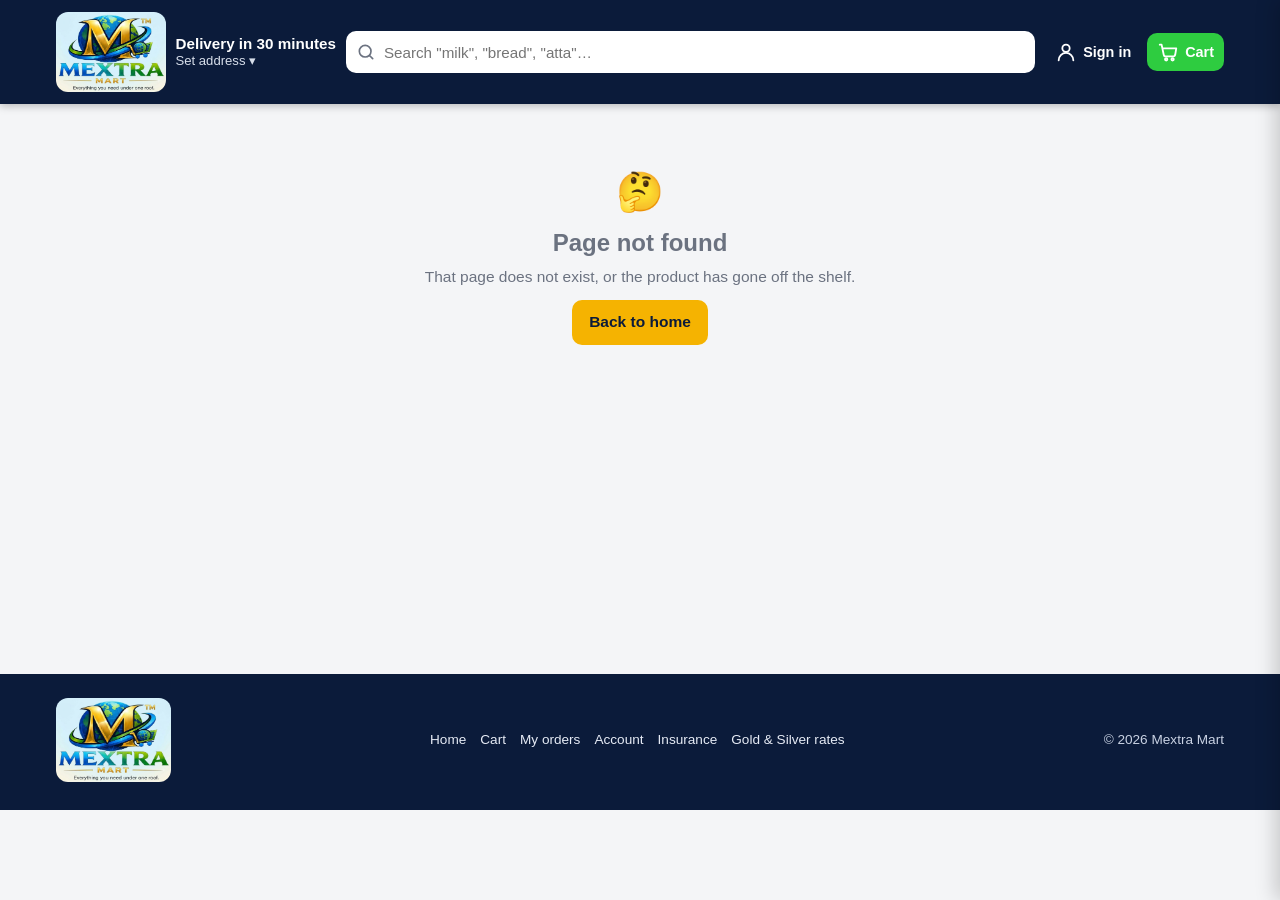
<file: index.html>
<!doctype html>
<html lang="en">
  <head>
    <meta charset="UTF-8" />
    <meta name="viewport" content="width=device-width, initial-scale=1.0" />
    <meta name="theme-color" content="#0B1B3A" />
    <meta name="description" content="Mextra Mart — groceries, snacks, dairy and daily needs delivered to your door in minutes. Everything you need under one roof." />
    <link rel="icon" type="image/png" href="/icon.png" />
    <link rel="apple-touch-icon" href="/icon.png" />
    <link rel="manifest" href="/manifest.webmanifest" />
    <title>Mextra Mart — Groceries delivered in minutes</title>
    <script type="module" crossorigin src="/assets/index-BVix803X.js"></script>
    <link rel="stylesheet" crossorigin href="/assets/index-DtLcOVgh.css">
  </head>
  <body>
    <div id="root"></div>
  </body>
</html>
</file>
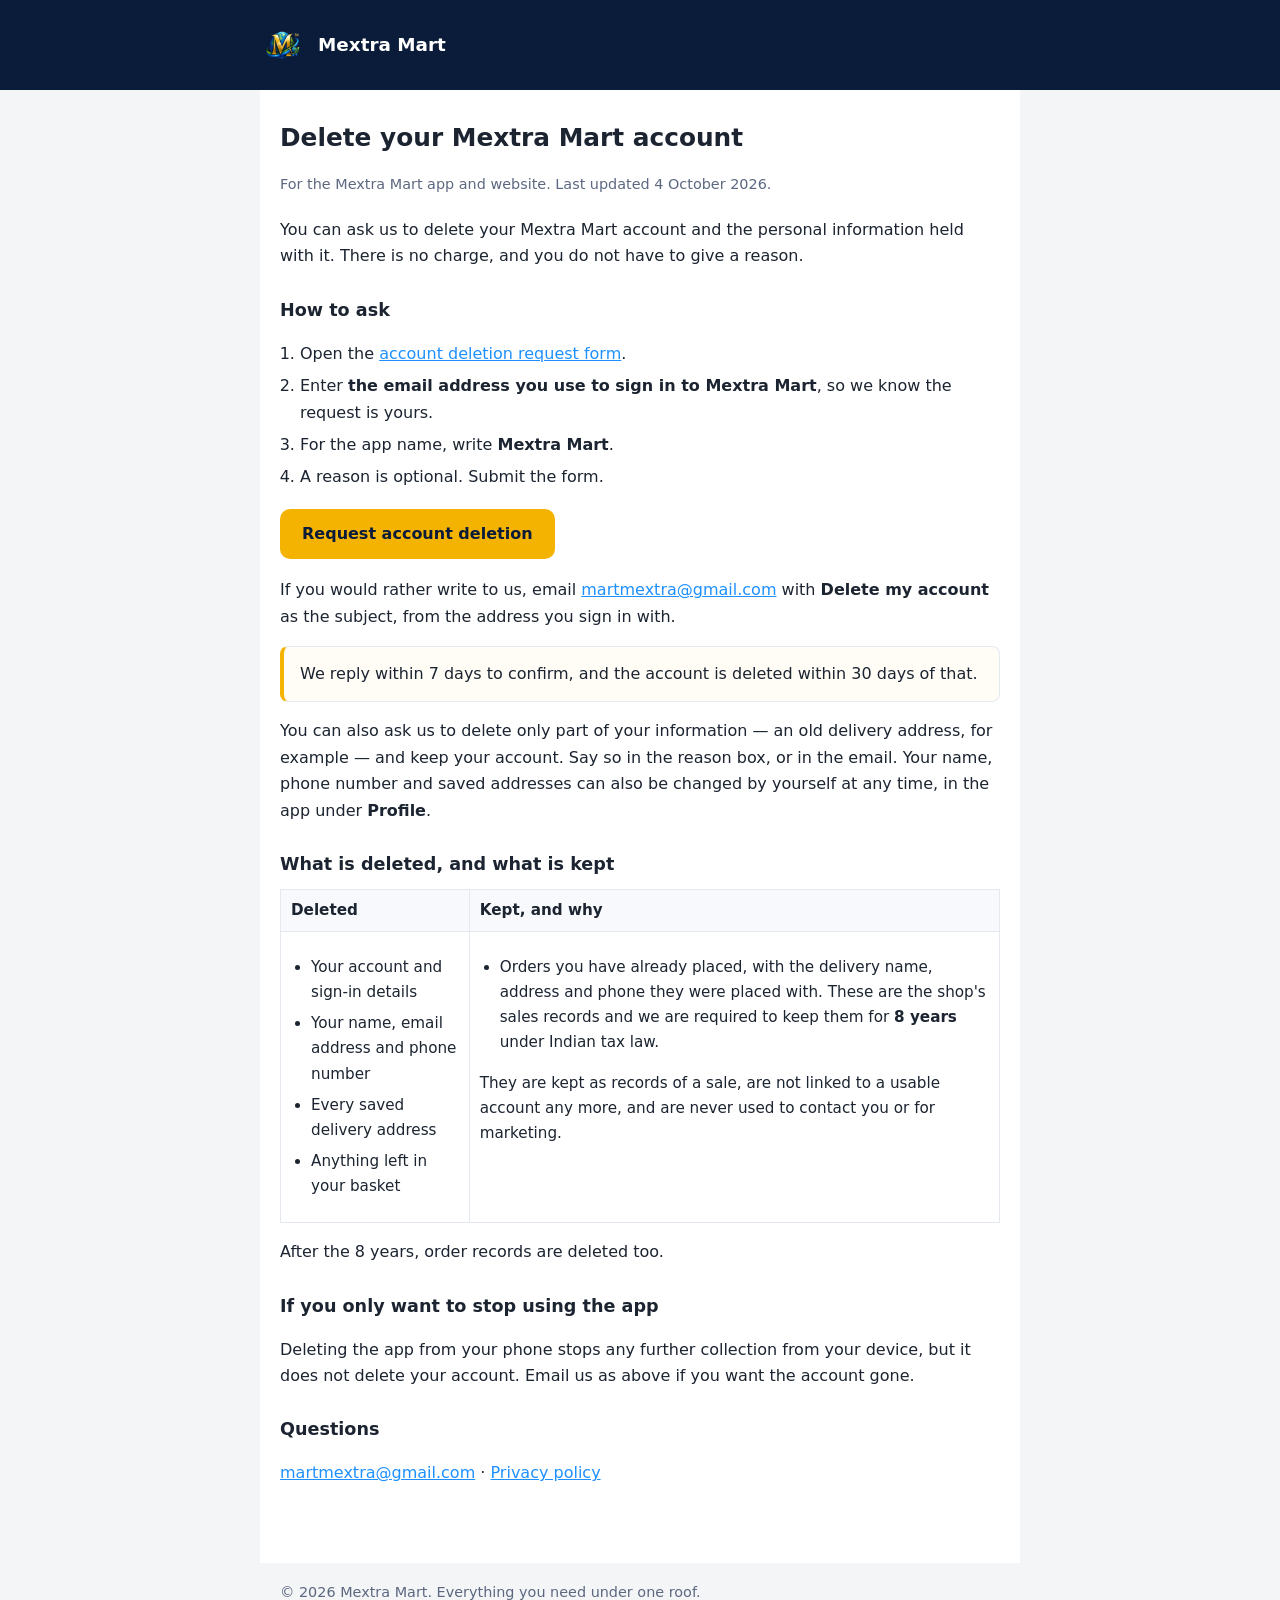
<file: delete-account.html>
<!doctype html>
<html lang="en">
<head>
<meta charset="utf-8">
<meta name="viewport" content="width=device-width, initial-scale=1">
<title>Delete your Mextra Mart account</title>
<link rel="icon" type="image/png" href="icon.png">
<style>
  :root { --navy:#0B1B3A; --gold:#F5B301; --text:#1b2430; --muted:#5c6880; --line:#e4e8ef; }
  * { box-sizing: border-box; }
  body { margin:0; font-family: system-ui, -apple-system, "Segoe UI", Roboto, sans-serif;
         color: var(--text); line-height: 1.65; background:#f4f5f7; }
  header { background: var(--navy); color:#fff; padding: 22px 20px; }
  header .in { max-width: 760px; margin: 0 auto; display:flex; align-items:center; gap:12px; }
  header img { width: 46px; height: 46px; }
  header b { font-size: 1.15rem; }
  main { max-width: 760px; margin: 0 auto; padding: 28px 20px 60px; background:#fff; }
  h1 { font-size: 1.55rem; margin: 0 0 6px; }
  .upd { color: var(--muted); font-size:.9rem; margin-bottom: 20px; }
  h2 { font-size: 1.1rem; margin: 26px 0 8px; }
  ol, ul { padding-left: 20px; }
  li { margin: 6px 0; }
  a { color:#1E90FF; }
  .box { border:1px solid var(--line); border-left:4px solid var(--gold);
         background:#fffdf6; padding: 14px 16px; border-radius:8px; margin: 14px 0; }
  table { border-collapse: collapse; width:100%; margin:10px 0; font-size:.95rem; }
  th, td { border:1px solid var(--line); padding:8px 10px; text-align:left; vertical-align:top; }
  th { background:#f7f9fc; }
  footer { max-width:760px; margin:0 auto; padding:18px 20px 40px; color:var(--muted); font-size:.9rem; }
</style>
</head>
<body>
<header><div class="in"><img src="icon.png" alt=""><b>Mextra Mart</b></div></header>
<main>
  <h1>Delete your Mextra Mart account</h1>
  <p class="upd">For the Mextra Mart app and website. Last updated 4 October 2026.</p>

  <p>You can ask us to delete your Mextra Mart account and the personal information held
  with it. There is no charge, and you do not have to give a reason.</p>

  <h2>How to ask</h2>
  <ol>
    <li>Open the <a href="https://docs.google.com/forms/d/e/1FAIpQLSd9da8yThrqoDhd6voxL015bIbMAVfKlUz23hTpUIn_iL5dlQ/viewform">account deletion request form</a>.</li>
    <li>Enter <b>the email address you use to sign in to Mextra Mart</b>, so we know the
        request is yours.</li>
    <li>For the app name, write <b>Mextra Mart</b>.</li>
    <li>A reason is optional. Submit the form.</li>
  </ol>
  <p style="margin:18px 0">
    <a href="https://docs.google.com/forms/d/e/1FAIpQLSd9da8yThrqoDhd6voxL015bIbMAVfKlUz23hTpUIn_iL5dlQ/viewform"
       style="display:inline-block;background:var(--gold);color:var(--navy);font-weight:800;
              padding:12px 22px;border-radius:10px;text-decoration:none">
      Request account deletion
    </a>
  </p>
  <p>If you would rather write to us, email
  <a href="mailto:martmextra@gmail.com">martmextra@gmail.com</a> with
  <b>Delete my account</b> as the subject, from the address you sign in with.</p>
  <div class="box">
    We reply within 7 days to confirm, and the account is deleted within 30 days of that.
  </div>
  <p>You can also ask us to delete only part of your information — an old delivery address,
  for example — and keep your account. Say so in the reason box, or in the email. Your name,
  phone number and saved addresses can also be changed by yourself at any time, in the app
  under <b>Profile</b>.</p>

  <h2>What is deleted, and what is kept</h2>
  <table>
    <tr><th>Deleted</th><th>Kept, and why</th></tr>
    <tr>
      <td>
        <ul>
          <li>Your account and sign-in details</li>
          <li>Your name, email address and phone number</li>
          <li>Every saved delivery address</li>
          <li>Anything left in your basket</li>
        </ul>
      </td>
      <td>
        <ul>
          <li>Orders you have already placed, with the delivery name, address and phone they
              were placed with. These are the shop's sales records and we are required to
              keep them for <b>8 years</b> under Indian tax law.</li>
        </ul>
        <p>They are kept as records of a sale, are not linked to a usable account any more,
        and are never used to contact you or for marketing.</p>
      </td>
    </tr>
  </table>

  <p>After the 8 years, order records are deleted too.</p>

  <h2>If you only want to stop using the app</h2>
  <p>Deleting the app from your phone stops any further collection from your device, but it
  does not delete your account. Email us as above if you want the account gone.</p>

  <h2>Questions</h2>
  <p><a href="mailto:martmextra@gmail.com">martmextra@gmail.com</a> ·
     <a href="privacy.html">Privacy policy</a></p>
</main>
<footer>© 2026 Mextra Mart. Everything you need under one roof.</footer>
</body>
</html>
</file>
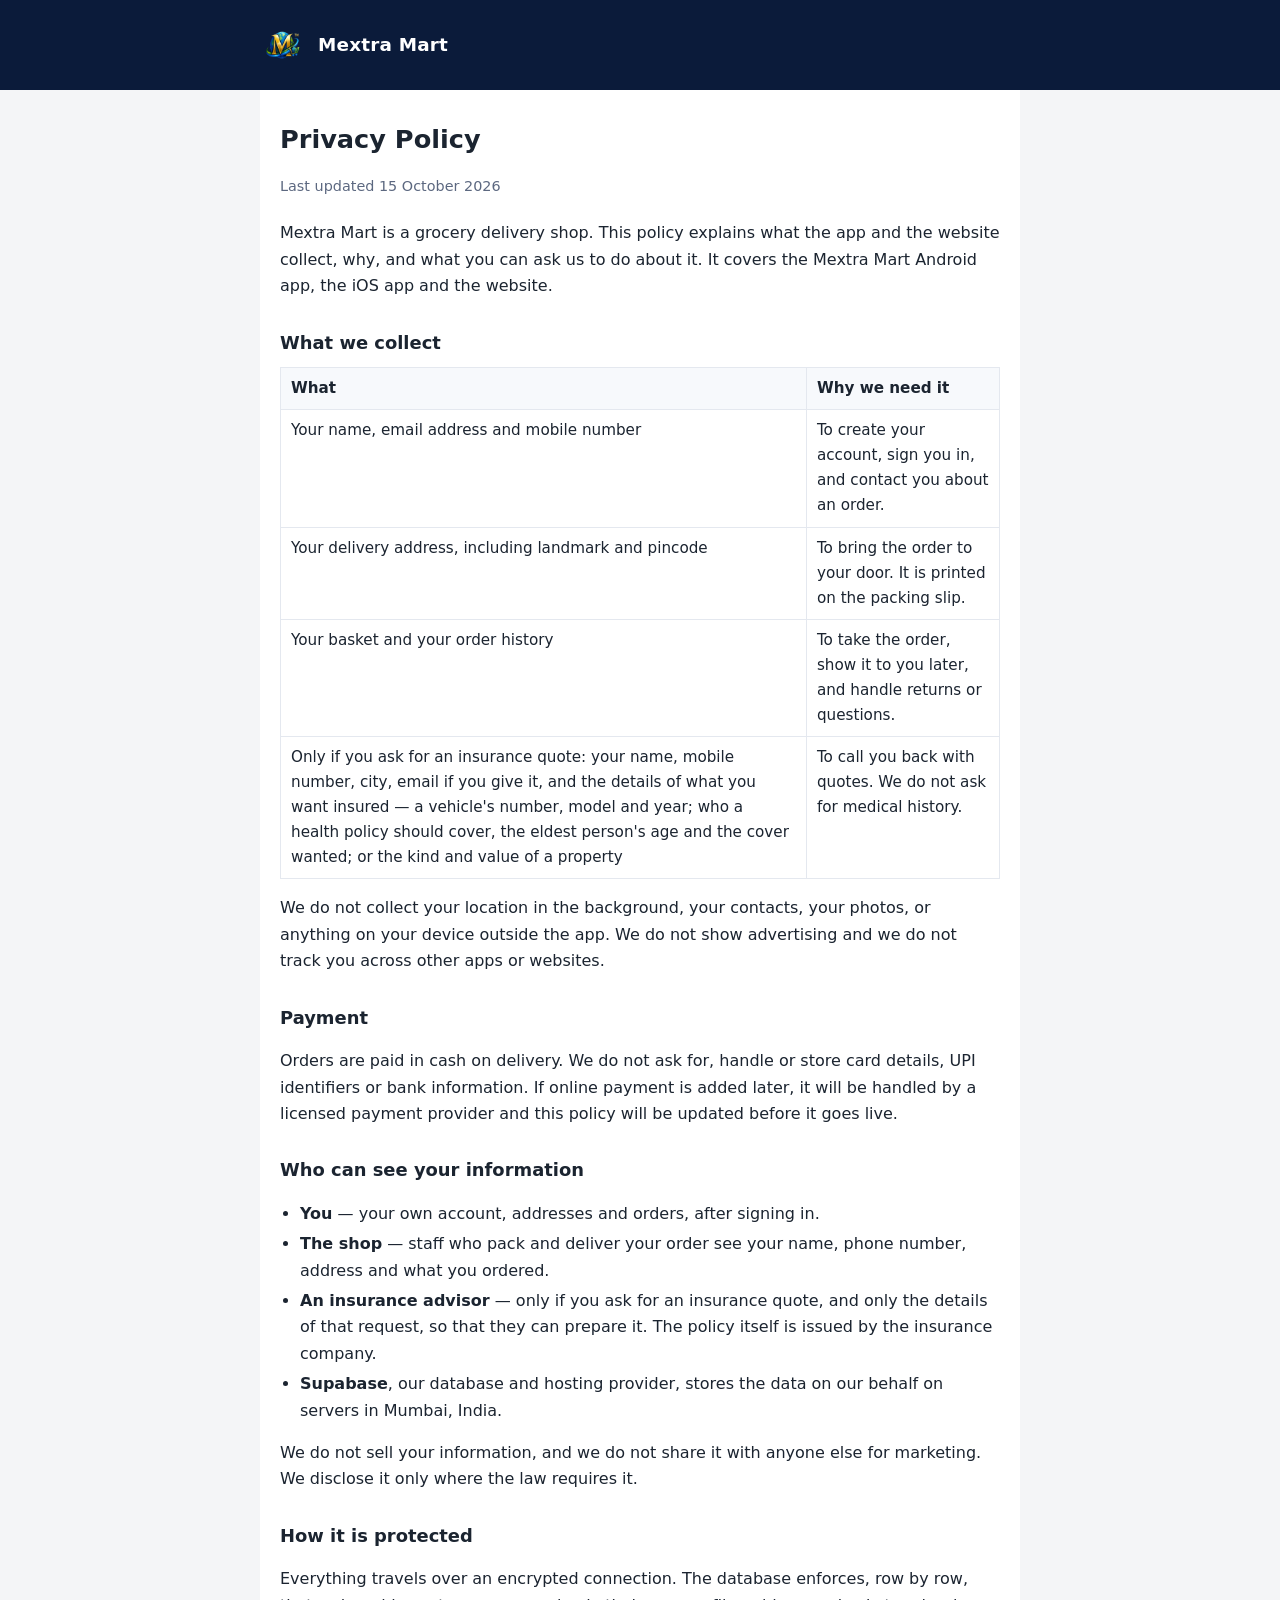
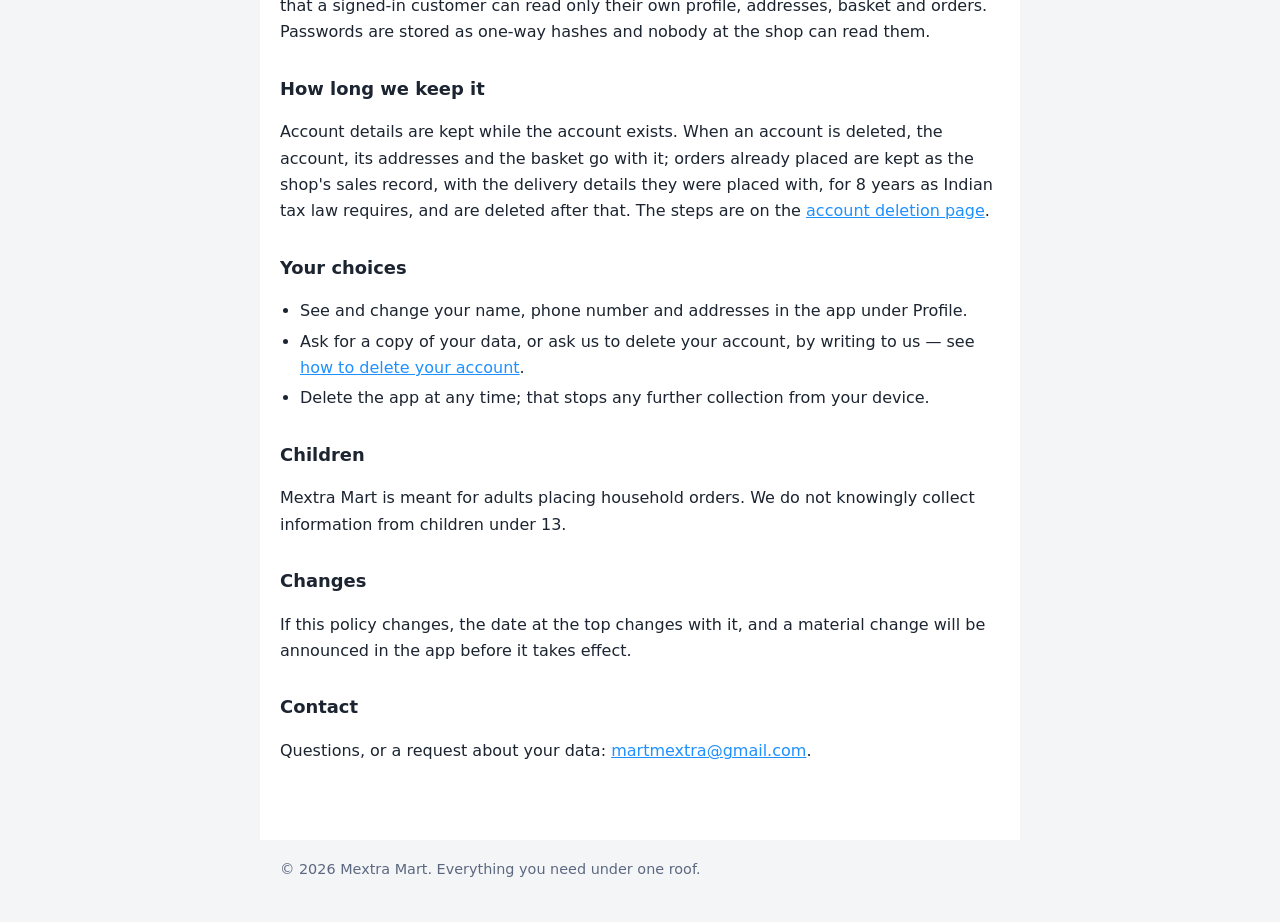
<file: privacy.html>
<!doctype html>
<html lang="en">
<head>
<meta charset="utf-8">
<meta name="viewport" content="width=device-width, initial-scale=1">
<title>Privacy Policy — Mextra Mart</title>
<link rel="icon" type="image/png" href="icon.png">
<style>
  :root { --navy:#0B1B3A; --gold:#F5B301; --text:#1b2430; --muted:#5c6880; --line:#e4e8ef; }
  * { box-sizing: border-box; }
  body { margin:0; font-family: system-ui, -apple-system, "Segoe UI", Roboto, sans-serif;
         color: var(--text); line-height: 1.65; background:#f4f5f7; }
  header { background: var(--navy); color:#fff; padding: 22px 20px; }
  header .in { max-width: 760px; margin: 0 auto; display:flex; align-items:center; gap:12px; }
  header img { width: 46px; height: 46px; }
  header b { font-size: 1.15rem; letter-spacing:.2px; }
  main { max-width: 760px; margin: 0 auto; padding: 28px 20px 60px; background:#fff; }
  h1 { font-size: 1.6rem; margin: 0 0 4px; }
  .upd { color: var(--muted); font-size: .9rem; margin-bottom: 22px; }
  h2 { font-size: 1.12rem; margin: 28px 0 8px; }
  ul { padding-left: 20px; }
  li { margin: 4px 0; }
  a { color:#1E90FF; }
  table { border-collapse: collapse; width: 100%; margin: 10px 0; font-size:.95rem; }
  th, td { border:1px solid var(--line); padding:8px 10px; text-align:left; vertical-align:top; }
  th { background:#f7f9fc; }
  footer { max-width:760px; margin:0 auto; padding: 18px 20px 40px; color:var(--muted); font-size:.9rem; }
</style>
</head>
<body>
<header><div class="in"><img src="icon.png" alt=""><b>Mextra Mart</b></div></header>
<main>
  <h1>Privacy Policy</h1>
  <p class="upd">Last updated 15 October 2026</p>

  <p>Mextra Mart is a grocery delivery shop. This policy explains what the app and the
  website collect, why, and what you can ask us to do about it. It covers the Mextra Mart
  Android app, the iOS app and the website.</p>

  <h2>What we collect</h2>
  <table>
    <tr><th>What</th><th>Why we need it</th></tr>
    <tr><td>Your name, email address and mobile number</td>
        <td>To create your account, sign you in, and contact you about an order.</td></tr>
    <tr><td>Your delivery address, including landmark and pincode</td>
        <td>To bring the order to your door. It is printed on the packing slip.</td></tr>
    <tr><td>Your basket and your order history</td>
        <td>To take the order, show it to you later, and handle returns or questions.</td></tr>
    <tr><td>Only if you ask for an insurance quote: your name, mobile number, city, email if
            you give it, and the details of what you want insured — a vehicle's number, model
            and year; who a health policy should cover, the eldest person's age and the cover
            wanted; or the kind and value of a property</td>
        <td>To call you back with quotes. We do not ask for medical history.</td></tr>
  </table>

  <p>We do not collect your location in the background, your contacts, your photos, or
  anything on your device outside the app. We do not show advertising and we do not track
  you across other apps or websites.</p>

  <h2>Payment</h2>
  <p>Orders are paid in cash on delivery. We do not ask for, handle or store card details,
  UPI identifiers or bank information. If online payment is added later, it will be handled
  by a licensed payment provider and this policy will be updated before it goes live.</p>

  <h2>Who can see your information</h2>
  <ul>
    <li><b>You</b> — your own account, addresses and orders, after signing in.</li>
    <li><b>The shop</b> — staff who pack and deliver your order see your name, phone number,
        address and what you ordered.</li>
    <li><b>An insurance advisor</b> — only if you ask for an insurance quote, and only the
        details of that request, so that they can prepare it. The policy itself is issued by
        the insurance company.</li>
    <li><b>Supabase</b>, our database and hosting provider, stores the data on our behalf on
        servers in Mumbai, India.</li>
  </ul>
  <p>We do not sell your information, and we do not share it with anyone else for marketing.
  We disclose it only where the law requires it.</p>

  <h2>How it is protected</h2>
  <p>Everything travels over an encrypted connection. The database enforces, row by row, that
  a signed-in customer can read only their own profile, addresses, basket and orders.
  Passwords are stored as one-way hashes and nobody at the shop can read them.</p>

  <h2>How long we keep it</h2>
  <p>Account details are kept while the account exists. When an account is deleted, the
  account, its addresses and the basket go with it; orders already placed are kept as the
  shop's sales record, with the delivery details they were placed with, for 8 years as
  Indian tax law requires, and are deleted after that. The steps are on the
  <a href="delete-account.html">account deletion page</a>.</p>

  <h2>Your choices</h2>
  <ul>
    <li>See and change your name, phone number and addresses in the app under Profile.</li>
    <li>Ask for a copy of your data, or ask us to delete your account, by writing to us —
        see <a href="delete-account.html">how to delete your account</a>.</li>
    <li>Delete the app at any time; that stops any further collection from your device.</li>
  </ul>

  <h2>Children</h2>
  <p>Mextra Mart is meant for adults placing household orders. We do not knowingly collect
  information from children under 13.</p>

  <h2>Changes</h2>
  <p>If this policy changes, the date at the top changes with it, and a material change will
  be announced in the app before it takes effect.</p>

  <h2>Contact</h2>
  <p>Questions, or a request about your data: <a href="mailto:martmextra@gmail.com">martmextra@gmail.com</a>.</p>
</main>
<footer>© 2026 Mextra Mart. Everything you need under one roof.</footer>
</body>
</html>
</file>
<file: assets/index-DtLcOVgh.css>
:root{--navy:#0b1b3a;--navy-2:#13294f;--gold:#f5b301;--gold-2:#d99f00;--green:#2ecc40;--green-2:#27ae35;--blue:#1e90ff;--red:#e53935;--red-bg:#fdecea;--bg:#f4f5f7;--card:#fff;--text:#1a1f2b;--muted:#6b7280;--line:#e5e7eb;--radius:12px;--shadow:0 1px 3px #0b1b3a14, 0 4px 14px #0b1b3a0f;--maxw:1200px;--hdr-h:112px;--lightningcss-light:initial;--lightningcss-dark: ;--lightningcss-light:initial;--lightningcss-dark: ;color-scheme:light;--ease:cubic-bezier(.2, .8, .2, 1);--pop:cubic-bezier(.34, 1.56, .64, 1);--dur:.22s;--dur-slow:.32s}@keyframes m-rise{0%{opacity:0;transform:translateY(12px)}to{opacity:1;transform:none}}@keyframes m-fade{0%{opacity:0}to{opacity:1}}@keyframes m-page{0%{opacity:0;transform:translateY(8px)}to{opacity:1;transform:none}}@keyframes m-pop{0%{opacity:0;transform:scale(.4)}60%{opacity:1;transform:scale(1.15)}to{opacity:1;transform:scale(1)}}@keyframes m-bump{0%{opacity:0;transform:translateY(6px)scale(.7)}55%{opacity:1;transform:translateY(-2px)scale(1.15)}to{opacity:1;transform:none}}@keyframes m-nudge{0%,to{transform:none}30%{transform:translateY(-3px)rotate(-6deg)}65%{transform:translateY(1px)rotate(4deg)}}@keyframes m-slide-up{0%{opacity:0;transform:translateY(calc(100% + 16px))}to{opacity:1;transform:none}}@keyframes m-slide-down{0%{opacity:1;transform:none}to{opacity:0;transform:translateY(calc(100% + 16px))}}@keyframes m-grow{0%{opacity:0;grid-template-rows:0fr}to{opacity:1;grid-template-rows:1fr}}@keyframes m-shrink{0%{opacity:1;grid-template-rows:1fr}to{opacity:0;grid-template-rows:0fr}}@keyframes m-shimmer{0%{background-position:200% 0}to{background-position:-200% 0}}@keyframes m-shine{0%{background-position:100% 0}to{background-position:0 0}}@keyframes m-kenburns{0%{transform:scale(1)}to{transform:scale(1.06)}}@keyframes m-fill{0%{transform:scaleX(0)}to{transform:scaleX(1)}}@keyframes m-draw{to{stroke-dashoffset:0}}@keyframes m-pulse{0%,to{box-shadow:0 0 0 1px var(--gold), 0 0 0 0 #f5b3018c}60%{box-shadow:0 0 0 1px var(--gold), 0 0 0 8px #f5b30100}}@keyframes m-toast-in{0%{opacity:0;transform:translateY(10px)scale(.97)}to{opacity:1;transform:none}}@keyframes m-toast-out{0%{opacity:1;transform:none}to{opacity:0;transform:translateY(6px)scale(.97)}}.reveal{opacity:0;transform:translateY(12px)}.reveal.in{opacity:1;animation:m-rise var(--dur-slow) var(--ease) backwards;animation-delay:var(--d,0s);transform:none}.page-anim{animation:m-page .28s var(--ease) both}.pressable,.btn,.iconbtn,.xbtn,.catbtn,.dot{transition:transform .12s var(--ease)}.pressable:active:not(:disabled),.btn:active:not(:disabled),.iconbtn:active:not(:disabled),.xbtn:active:not(:disabled){transform:scale(.97)}@media (prefers-reduced-motion:reduce){*,:before,:after{scroll-behavior:auto!important;transition-duration:.01ms!important;animation-duration:.01ms!important;animation-iteration-count:1!important;animation-delay:0s!important}.reveal,.reveal.in{opacity:1;animation:none;transform:none}.page-anim{animation:none}}*{box-sizing:border-box}html{-webkit-text-size-adjust:100%}body{color:var(--text);background:var(--bg);margin:0;font-family:-apple-system,BlinkMacSystemFont,Segoe UI,Roboto,Helvetica Neue,Arial,sans-serif;font-size:15px;line-height:1.45}a{color:var(--blue);text-decoration:none}a:hover{text-decoration:underline}img{max-width:100%;display:block}button{font:inherit;cursor:pointer}input,select,textarea{font:inherit;color:inherit}h1,h2,h3{margin:0 0 .5rem;line-height:1.25}h1{font-size:1.5rem}h2{font-size:1.2rem}h3{font-size:1.05rem}p{margin:0 0 .75rem}.wrap{max-width:var(--maxw);margin:0 auto;padding:0 12px}.page{min-height:60vh;padding:16px 0 96px}.muted{color:var(--muted)}.small{font-size:.85rem}.row{align-items:center;gap:8px;display:flex}.between{justify-content:space-between;align-items:center;gap:8px;display:flex}.stack{flex-direction:column;gap:12px;display:flex}.sr{clip:rect(0 0 0 0);width:1px;height:1px;position:absolute;overflow:hidden}.btn{background:var(--gold);color:var(--navy);transition:background .15s, transform .12s var(--ease), box-shadow .2s var(--ease);border:1px solid #0000;border-radius:10px;justify-content:center;align-items:center;gap:6px;padding:10px 16px;font-weight:600;display:inline-flex;text-decoration:none!important}.btn:hover{background:var(--gold-2)}.btn:active:not(:disabled){transform:scale(.97)}.btn:disabled{opacity:.55;cursor:not-allowed;transform:none}.btn.block{width:100%}.btn.lg{padding:13px 20px;font-size:1.02rem}.btn.sm{border-radius:8px;padding:6px 12px;font-size:.85rem}.btn.ghost{border-color:var(--line);color:var(--text);background:0 0}.btn.ghost:hover{background:#f1f2f4}.btn.danger{border-color:var(--red);color:var(--red);background:0 0}.btn.danger:hover{background:var(--red-bg)}.btn.navy{background:var(--navy);color:#fff}.btn.navy:hover{background:var(--navy-2)}.btn.link{color:var(--blue);background:0 0;border:0;padding:0;font-weight:500}.btn.link:hover{text-decoration:underline}.field{flex-direction:column;gap:4px;margin-bottom:12px;display:flex}.field label{color:#374151;font-size:.85rem;font-weight:600}.input,.field input,.field select,.field textarea{background:#fff;border:1px solid #d1d5db;border-radius:10px;outline:none;width:100%;padding:10px 12px;transition:border-color .15s,box-shadow .15s}.field input:focus,.field select:focus,.field textarea:focus,.input:focus{border-color:var(--gold);box-shadow:0 0 0 3px #f5b30140}.field textarea{resize:vertical;min-height:72px}.field .hint{color:var(--muted);font-size:.8rem}.check{align-items:center;gap:8px;font-size:.92rem;display:flex}.check input{width:18px;height:18px;accent-color:var(--green)}.grid2{grid-template-columns:1fr 1fr;gap:0 12px;display:grid}.err{color:var(--red);font-size:.9rem}.errbox{background:var(--red-bg);color:#8e1c17;border:1px solid #f5c2c0;border-radius:10px;padding:10px 12px;font-size:.92rem}.okbox.placed{animation:m-rise var(--dur-slow) var(--ease) both;align-items:center;gap:10px;display:flex}.okcheck{width:30px;height:30px;color:var(--green-2);flex:none}.okcheck circle{stroke-dasharray:70;stroke-dashoffset:70px;animation:m-draw .5s .1s var(--ease) forwards}.okcheck path{stroke-dasharray:24;stroke-dashoffset:24px;animation:m-draw .3s .5s var(--ease) forwards}.okbox{color:#1b6e27;background:#e8f8ea;border:1px solid #bfe8c5;border-radius:10px;padding:10px 12px;font-size:.92rem}.notice{color:#6b4d00;background:#fff7d6;border:1px solid #f3dd8a;border-radius:10px;padding:10px 12px;font-size:.92rem}.card{background:var(--card);border-radius:var(--radius);box-shadow:var(--shadow);padding:14px}.card+.card{margin-top:12px}.card h2,.card h3{margin-bottom:10px}.section{margin:18px 0}.section-head{justify-content:space-between;align-items:baseline;margin-bottom:10px;display:flex}.section-head h2{margin:0}.seeall{color:var(--blue);white-space:nowrap;font-size:.9rem;font-weight:600}.hdr{background:var(--navy);color:#fff;z-index:40;position:sticky;top:0;box-shadow:0 2px 8px #00000040}.hdr-in{grid-template-columns:1fr auto;grid-template-areas:"brand actions""eta eta""search search";gap:8px 10px;padding:8px 12px;display:grid}.brand{color:#fff;letter-spacing:.2px;grid-area:brand;align-items:center;gap:10px;font-size:1.15rem;font-weight:800;display:flex}.brand:hover{text-decoration:none}.brand img{object-fit:contain;border-radius:12px;flex:none;width:auto;height:72px;display:block}.eta{flex-direction:column;grid-area:eta;min-width:0;line-height:1.2;display:flex}.eta b{color:#0000;-webkit-background-clip:text;background-clip:text;background-image:linear-gradient(100deg, #fff 42%, var(--gold) 50%, #fff 58%);animation:m-shine 1.1s .5s var(--ease) 1 both;background-position:0 0;background-size:250% 100%;font-size:.95rem}.eta a{color:#d7deea;white-space:nowrap;text-overflow:ellipsis;font-size:.82rem;overflow:hidden}.eta a:hover{color:#fff}.hdr-search{grid-area:search}.hdr-actions{grid-area:actions;align-items:center;gap:6px;display:flex}.hdr-actions a,.hdr-actions button{color:#fff}.iconbtn{color:#fff;transition:background .15s, transform .12s var(--ease);background:0 0;border:0;border-radius:10px;align-items:center;gap:6px;padding:8px 10px;font-size:.9rem;font-weight:600;display:inline-flex}.iconbtn:hover{background:#ffffff1a;text-decoration:none}.iconbtn:active{transform:scale(.95)}.iconbtn svg{width:22px;height:22px}.iconbtn .lbl{display:none}.cartbtn{background:var(--green);color:#fff;position:relative}.cartbtn svg{transition:transform .2s var(--ease)}.cartbtn.bump svg{animation:m-nudge .4s var(--ease)}.cartbtn:hover{background:var(--green-2)}.badge{animation:m-pop .35s var(--pop) both;background:var(--gold);min-width:18px;height:18px;color:var(--navy);border-radius:9px;justify-content:center;align-items:center;padding:0 5px;font-size:.72rem;font-weight:800;display:flex;position:absolute;top:-4px;right:-4px}.searchbar{height:42px;color:var(--text);transition:box-shadow var(--dur) var(--ease), transform var(--dur) var(--ease);background:#fff;border-radius:10px;align-items:center;padding:0 10px;display:flex}.searchbar:focus-within{transform:scale(1.012);box-shadow:0 0 0 3px #f5b30173,0 6px 16px #0000002e}.searchbar button{transition:transform .12s var(--ease), color .15s}.searchbar button:hover{color:var(--text)}.searchbar button:active{transform:scale(.9)}.searchbar svg{width:20px;height:20px;color:var(--muted);flex:none}.searchbar input{background:0 0;border:0;outline:none;flex:1;min-width:0;height:100%;padding:0 8px;font-size:.95rem}.searchbar button{color:var(--muted);background:0 0;border:0;padding:4px}.closed-strip{background:var(--red);color:#fff;text-align:center;padding:8px 12px;font-size:.92rem;font-weight:600}.offline-strip{color:#6b4d00;text-align:center;background:#fff3cd;padding:8px 12px;font-size:.9rem}.carousel{border-radius:var(--radius);background:var(--navy-2);box-shadow:var(--shadow);position:relative;overflow:hidden}.carousel-track{transition:transform .5s var(--ease);display:flex}.carousel-slide{aspect-ratio:16/6;cursor:pointer;background:#dfe3ea;flex:none;width:100%;position:relative}.carousel-slide img{object-fit:cover;transform-origin:50%;width:100%;height:100%}.carousel-slide.on img{animation:m-kenburns 6s var(--ease) both}.carousel-slide .title{transition:opacity .3s var(--ease), transform .3s var(--ease);opacity:0;transform:translateY(6px)}.carousel-slide.on .title{opacity:1;transition-delay:.15s;transform:none}.carousel-slide .title{color:#fff;text-shadow:0 1px 4px #0009;font-size:1.05rem;font-weight:700;position:absolute;bottom:10px;left:12px}.carousel-dots{justify-content:center;gap:6px;display:flex;position:absolute;bottom:8px;left:0;right:0}.carousel-dots button{width:8px;height:8px;transition:width var(--dur-slow) var(--ease), background var(--dur) var(--ease);background:#ffffff8c;border:0;border-radius:4px;padding:0}.carousel-dots button.on{background:var(--gold);width:18px}.carousel-arrow{width:34px;height:34px;color:var(--navy);opacity:0;transition:opacity var(--dur) var(--ease), transform .12s var(--ease);background:#ffffffd9;border:0;border-radius:50%;justify-content:center;align-items:center;font-size:1.2rem;display:flex;position:absolute;top:50%;transform:translateY(-50%)}.carousel-arrow.l{left:8px}.carousel-arrow.r{right:8px}.carousel:hover .carousel-arrow,.carousel:focus-within .carousel-arrow{opacity:1}.carousel-arrow:active{transform:translateY(-50%)scale(.92)}.catgrid{grid-template-columns:repeat(4,1fr);gap:10px;display:grid}.cat{text-align:center;color:var(--text);flex-direction:column;align-items:center;gap:6px;font-size:.8rem;font-weight:600;line-height:1.2;display:flex}.cat:hover{color:var(--navy);text-decoration:none}.cat .thumb{aspect-ratio:1;border-radius:var(--radius);width:100%;box-shadow:var(--shadow);transition:transform .25s var(--ease), box-shadow .25s var(--ease);background:#eef1f5;overflow:hidden}.cat:hover .thumb{transform:translateY(-3px);box-shadow:0 4px 10px #0b1b3a1a,0 10px 24px #0b1b3a1a}.cat .thumb img{object-fit:cover;width:100%;height:100%;transition:transform .3s var(--ease)}.cat .cat-collage{grid-template-rows:1fr 1fr;grid-template-columns:1fr 1fr;gap:3px;width:100%;height:100%;padding:3px;display:grid}.cat .cat-collage>*{border-radius:6px;min-width:0;min-height:0;overflow:hidden}.cat:hover .thumb img{transform:scale(1.05)}.prow{scroll-snap-type:x proximity;-webkit-overflow-scrolling:touch;gap:10px;padding:4px 2px 10px;display:flex;overflow-x:auto}.prow::-webkit-scrollbar{height:6px}.prow::-webkit-scrollbar-thumb{background:#cfd4dc;border-radius:3px}.prow>*{scroll-snap-align:start;flex:none;width:150px}.pgrid{grid-template-columns:repeat(auto-fill,minmax(150px,1fr));gap:10px;display:grid}.pcard{background:var(--card);border-radius:var(--radius);box-shadow:var(--shadow);min-width:0;transition:transform .25s var(--ease), box-shadow .25s var(--ease);flex-direction:column;gap:6px;padding:10px;display:flex;position:relative}@media (hover:hover){.pcard:hover{transform:translateY(-3px);box-shadow:0 4px 10px #0b1b3a1a,0 12px 28px #0b1b3a1f}}.pcard .pimg{aspect-ratio:1;background:#f1f3f6;border-radius:10px;display:block;position:relative;overflow:hidden}.pcard .fewleft{color:#fff;pointer-events:none;background:#c62828;border-radius:6px;padding:1px 6px;font-size:.68rem;font-weight:700;position:absolute;bottom:6px;left:6px}.pcard .pimg img{object-fit:cover;width:100%;height:100%;transition:transform .3s var(--ease)}.pcard:hover .pimg img{transform:scale(1.03)}.pcard .pname{color:var(--text);-webkit-line-clamp:2;-webkit-box-orient:vertical;min-height:2.5em;font-size:.9rem;font-weight:600;line-height:1.25;display:-webkit-box;overflow:hidden}.pcard .pname:hover{color:var(--navy);text-decoration:none}.pcard .punit{color:var(--muted);font-size:.8rem}.pcard .pfoot{justify-content:space-between;align-items:center;gap:6px;margin-top:auto;display:flex}.pcard .pfoot>div{flex-wrap:wrap;align-items:baseline;column-gap:4px;min-width:0;display:flex}.pcard .pfoot>div .mrp{margin-left:0}.pcard .pfoot>div .from{flex-basis:100%}.price{font-size:.95rem;font-weight:700}.mrp{color:var(--muted);margin-left:4px;font-size:.8rem;text-decoration:line-through}.off{background:var(--blue);color:#fff;z-index:1;border-radius:6px;padding:2px 6px;font-size:.7rem;font-weight:700;position:absolute;top:8px;left:8px}.oos{color:var(--red);font-size:.78rem;font-weight:600}.placeholder{color:#9aa3b2;background:#e8ebf0;justify-content:center;align-items:center;width:100%;height:100%;font-size:2rem;font-weight:800;display:flex}.addbtn{border:1px solid var(--green);min-width:66px;height:32px;color:var(--green-2);letter-spacing:.3px;transition:background .15s, transform .12s var(--ease), opacity var(--dur) var(--ease);background:#fff;border-radius:8px;padding:0 12px;font-size:.85rem;font-weight:800}.addbtn:hover{background:#ecfaee}.addbtn:active:not(:disabled){transform:scale(.97)}.addbtn:disabled{border-color:var(--line);color:var(--muted);cursor:not-allowed;background:#f5f5f5}.stepper{background:var(--green);color:#fff;border-radius:8px;align-items:center;min-width:76px;height:32px;font-weight:700;display:inline-flex;overflow:hidden}.stepper button{color:#fff;width:28px;height:100%;transition:background .15s, transform .12s var(--ease);background:0 0;border:0;font-size:1.1rem;font-weight:700}.stepper button:hover{background:#0000001f}.stepper button:active:not(:disabled){transform:scale(.85)}.stepper button:disabled{opacity:.5;cursor:not-allowed}.stepper span{text-align:center;flex:1;min-width:20px;font-size:.9rem}.stepper .qty{animation:m-bump .3s var(--pop) both;display:inline-block}.stepper.lg{min-width:110px;height:40px}.stepper.lg button{width:36px;font-size:1.3rem}.addbtn.lg{min-width:110px;height:40px;font-size:1rem}.addwrap{vertical-align:middle;width:66px;height:32px;transition:width var(--dur) var(--ease);display:inline-grid}.addwrap.has{width:76px}.addwrap.lg{width:110px;height:40px}.addwrap>*{width:100%;min-width:0;transition:opacity var(--dur) var(--ease), transform var(--dur) var(--pop);grid-area:1/1}.addwrap .addbtn{padding:0 6px}.addwrap>[inert]{opacity:0;pointer-events:none;transform:scale(.8)}.addwrap.has .stepper{animation:m-pop .28s var(--pop) both}.pdp{gap:16px;display:grid}.pdp .gallery{border-radius:var(--radius);box-shadow:var(--shadow);background:#fff;overflow:hidden}.pdp .gallery .main{aspect-ratio:1;background:#f1f3f6}.pdp .gallery .main img{object-fit:contain;width:100%;height:100%}.pdp .thumbs{gap:8px;padding:10px;display:flex;overflow-x:auto}.pdp .thumbs button{width:56px;height:56px;transition:border-color .15s, transform .12s var(--ease);background:#f1f3f6;border:2px solid #0000;border-radius:8px;flex:none;padding:0;overflow:hidden}.pdp .thumbs button:active{transform:scale(.94)}.pdp .thumbs button.on{border-color:var(--gold)}.pdp .thumbs img{object-fit:cover;width:100%;height:100%}.pdp .info h1{font-size:1.35rem}.pdp .bigprice{font-size:1.5rem;font-weight:800}.pdp .bigprice .mrp{font-size:1rem}.pdp .offtag{background:var(--blue);color:#fff;vertical-align:middle;border-radius:6px;margin-left:8px;padding:2px 8px;font-size:.8rem;font-weight:700;display:inline-block}.crumbs{color:var(--muted);margin-bottom:10px;font-size:.85rem}.crumbs a{color:var(--muted)}.drawer-bg{z-index:60;opacity:0;pointer-events:none;transition:opacity var(--dur-slow) var(--ease);background:#0b1b3a73;position:fixed;inset:0}.drawer-bg.open{opacity:1;pointer-events:auto}.drawer{background:var(--bg);z-index:61;width:min(420px,100%);transition:transform var(--dur-slow) var(--ease);flex-direction:column;display:flex;position:fixed;top:0;bottom:0;right:0;transform:translate(100%);box-shadow:-4px 0 20px #0003}.drawer.open{transform:translate(0)}.drawer-head{border-bottom:1px solid var(--line);background:#fff;justify-content:space-between;align-items:center;padding:12px 14px;display:flex}.drawer-head h2{margin:0;font-size:1.1rem}.drawer-body{flex:1;padding:12px;overflow-y:auto}.drawer-foot{border-top:1px solid var(--line);background:#fff;padding:12px}.xbtn{width:34px;height:34px;color:var(--text);transition:background .15s, transform .12s var(--ease);background:#f1f2f4;border:0;border-radius:50%;font-size:1.2rem;line-height:1}.xbtn:hover{background:#e4e6ea}.xbtn:active{transform:scale(.9)}.cline{border-bottom:1px solid var(--line);grid-template-columns:56px 1fr auto;align-items:center;gap:10px;padding:10px 0;display:grid}.cline:last-child,.cline-anim:last-child .cline{border-bottom:0}.cline-anim{animation:m-grow .28s var(--ease) both;grid-template-rows:1fr;display:grid}.cline-anim>*{min-height:0;overflow:hidden}.cline-anim.leaving{animation:m-shrink .25s var(--ease) both;pointer-events:none}.cline .thumb{background:#f1f3f6;border-radius:8px;width:56px;height:56px;overflow:hidden}.cline .thumb img{object-fit:cover;width:100%;height:100%}.cline .placeholder{font-size:1.3rem}.cline .cname{color:var(--text);font-size:.9rem;font-weight:600;line-height:1.25}.cline .cunit{color:var(--muted);font-size:.8rem}.cline .cright{flex-direction:column;align-items:flex-end;gap:6px;display:flex}.empty{text-align:center;color:var(--muted);padding:40px 12px}.empty .big{margin-bottom:8px;font-size:2.4rem}.bill{flex-direction:column;gap:6px;font-size:.95rem;display:flex}.bill .line{justify-content:space-between;gap:8px;display:flex}.bill .line.total{border-top:1px dashed var(--line);margin-top:4px;padding-top:8px;font-size:1.05rem;font-weight:800}.bill .free{color:var(--green-2);font-weight:700}.bill .disc{color:var(--green-2)}.stickybar{z-index:50;background:var(--green);color:#fff;animation:m-slide-up var(--dur-slow) var(--ease) both;transition:transform .12s var(--ease);border:0;border-radius:12px;justify-content:space-between;align-items:center;gap:10px;padding:10px 14px;font-weight:700;display:flex;position:fixed;bottom:12px;left:12px;right:12px;box-shadow:0 6px 18px #00000040}.stickybar.leaving{animation:m-slide-down .26s var(--ease) both;pointer-events:none}.stickybar:active{transform:scale(.98)}.stickybar .lft{flex-direction:column;align-items:flex-start;line-height:1.2;display:flex}.stickybar .lft small{opacity:.9;font-size:.78rem;font-weight:500}.stickybar .rgt{align-items:center;gap:4px;font-size:.98rem;display:flex}.checkout{gap:12px;display:grid}.addr-list{flex-direction:column;gap:8px;display:flex}.addr-opt{transition:border-color .15s, box-shadow .2s var(--ease);border:1px solid var(--line);cursor:pointer;background:#fff;border-radius:10px;align-items:flex-start;gap:10px;padding:10px 12px;display:flex}.addr-opt.on{border-color:var(--gold);box-shadow:0 0 0 2px #f5b3014d}.addr-opt input{accent-color:var(--navy);margin-top:3px}.addr-opt .lbl{background:#eef1f5;border-radius:6px;margin-right:6px;padding:1px 8px;font-size:.85rem;font-weight:700}.addr-opt .txt{color:#374151;font-size:.9rem}.coupon{gap:8px;display:flex}.coupon input{text-transform:uppercase;flex:1}.payopt{border:1px solid var(--line);background:#fff;border-radius:10px;align-items:center;gap:10px;padding:10px 12px;display:flex}.payopt.on{border-color:var(--gold)}.payopt.off{opacity:.6}.payopt input{accent-color:var(--navy)}.tag{color:var(--muted);background:#eef1f5;border-radius:6px;padding:1px 7px;font-size:.72rem;font-weight:700;display:inline-block}.olist{flex-direction:column;gap:10px;display:flex}.ocard{color:var(--text);display:block}.ocard:hover{text-decoration:none}.ocard .ono{font-weight:800}.ocard .oitems{color:var(--muted);-webkit-line-clamp:2;-webkit-box-orient:vertical;font-size:.88rem;display:-webkit-box;overflow:hidden}.status{color:#374151;background:#eef1f5;border-radius:999px;padding:3px 9px;font-size:.78rem;font-weight:700;display:inline-block}.status.placed{color:#7a5a00;background:#fff3cd}.status.confirmed{color:#0d47a1;background:#e3f2fd}.status.packed{color:#4527a0;background:#ede7f6}.status.out_for_delivery{color:#b85c00;background:#fff0e0}.status.delivered{color:#1b6e27;background:#e8f8ea}.status.cancelled{background:var(--red-bg);color:#8e1c17}.stepper-v{grid-template-columns:repeat(5,1fr);gap:4px;margin:8px 0 4px;display:grid;position:relative}.step{text-align:center;color:var(--muted);flex-direction:column;align-items:center;gap:6px;font-size:.74rem;display:flex;position:relative}.step .dot{z-index:1;color:#fff;width:22px;height:22px;transition:background var(--dur-slow) var(--ease), box-shadow var(--dur-slow) var(--ease);background:#dfe3ea;border:3px solid #fff;border-radius:50%;justify-content:center;align-items:center;font-size:.7rem;font-weight:800;display:flex;box-shadow:0 0 0 1px #dfe3ea}.step .dot svg{animation:m-pop .3s var(--pop) both;animation-delay:calc(var(--i,0) * .14s + .2s)}.step:before{content:"";background:#dfe3ea;height:3px;position:absolute;top:11px;left:-50%;right:50%}.step:after{content:"";background:var(--green);transform-origin:0;height:3px;position:absolute;top:11px;left:-50%;right:50%;transform:scaleX(0)}.step:first-child:before,.step:first-child:after{display:none}.step.done{color:var(--text);font-weight:600}.step.done .dot{background:var(--green);box-shadow:0 0 0 1px var(--green);transition-delay:calc(var(--i,0) * .14s)}.step.done:after{animation:m-fill .35s var(--ease) both;animation-delay:calc(var(--i,0) * .14s - .1s)}.step.now .dot{background:var(--gold);box-shadow:0 0 0 1px var(--gold);color:var(--navy);animation:1.8s ease-in-out infinite m-pulse;animation-delay:calc(var(--i,0) * .14s + .3s)}.step.now{color:var(--navy);font-weight:700}.step .when{color:var(--muted);font-size:.68rem;font-weight:400}.cancelled-box{background:var(--red-bg);color:#8e1c17;border-radius:10px;padding:10px 12px;font-weight:600}.oitem{border-bottom:1px solid var(--line);grid-template-columns:44px 1fr auto;align-items:center;gap:10px;padding:8px 0;font-size:.92rem;display:grid}.oitem:last-child{border-bottom:0}.oitem .thumb{background:#f1f3f6;border-radius:8px;width:44px;height:44px;overflow:hidden}.oitem .thumb img{object-fit:cover;width:100%;height:100%}.oitem .placeholder{font-size:1rem}.acct-nav{flex-wrap:wrap;gap:8px;margin-bottom:12px;display:flex}.acct-nav a{transition:background .15s, color .15s, transform .12s var(--ease)}.acct-nav a:active{transform:scale(.96)}.acct-nav a{color:var(--text);box-shadow:var(--shadow);background:#fff;border-radius:999px;padding:6px 12px;font-size:.88rem;font-weight:600}.acct-nav a.on{background:var(--navy);color:#fff}.acct-nav a:hover{text-decoration:none}.auth{max-width:420px;margin:24px auto}.auth .card{padding:22px}.auth h1{text-align:center;margin-bottom:4px}.auth .sub{text-align:center;color:var(--muted);margin-bottom:18px}.auth .logo{border-radius:14px;width:220px;height:auto;margin:0 auto 10px;display:block}.sk{background:#e9ecf1 linear-gradient(100deg,#fff0 35%,#ffffffbf 50%,#fff0 65%) 0 0/200% 100%;border-radius:8px;animation:1.4s ease-in-out infinite m-shimmer}.toasts{z-index:100;pointer-events:none;flex-direction:column;gap:8px;width:min(92vw,420px);display:flex;position:fixed;bottom:84px;left:50%;transform:translate(-50%)}.toast{background:var(--navy);color:#fff;animation:m-toast-in .24s var(--pop) both;pointer-events:auto;border-radius:10px;padding:11px 14px;font-size:.92rem;box-shadow:0 6px 18px #00000040}.toast.leaving{animation:m-toast-out .22s var(--ease) both}.toast.err{background:var(--red)}.toast.ok{background:var(--green-2)}.footer{background:var(--navy);color:#c9d2e3;margin-top:30px;padding:24px 0 28px;font-size:.9rem}.footer .wrap{flex-direction:column;gap:8px;display:flex}.footer .fbrand{color:#fff;align-items:center;gap:8px;font-size:1.1rem;font-weight:800;display:flex}.footer .fbrand img{object-fit:contain;border-radius:12px;flex:none;width:auto;height:84px;display:block}.footer a{color:#e6ebf5}.footer .flinks{flex-wrap:wrap;gap:14px;display:flex}@media (width>=640px){body{font-size:15.5px}.wrap{padding:0 16px}.catgrid{grid-template-columns:repeat(6,1fr)}.prow>*{width:170px}.pgrid{grid-template-columns:repeat(auto-fill,minmax(170px,1fr))}.pdp{grid-template-columns:1fr 1fr;align-items:start}.checkout{grid-template-columns:1fr 360px;align-items:start}.checkout .side{top:calc(var(--hdr-h) + 12px);position:sticky}.stickybar{display:none}.carousel-slide{aspect-ratio:16/5}.step{font-size:.82rem}}@media (width>=900px){:root{--hdr-h:68px}.hdr-in{grid-template-columns:auto auto 1fr auto;grid-template-areas:"brand eta search actions";align-items:center;padding:12px 16px}.eta{max-width:260px}.brand img{height:80px}.iconbtn .lbl{display:inline}.catgrid{grid-template-columns:repeat(8,1fr)}.prow>*{width:185px}.pgrid{grid-template-columns:repeat(auto-fill,minmax(185px,1fr))}.carousel-slide{aspect-ratio:16/4.5}.page{padding-top:20px}.footer .wrap{flex-direction:row;justify-content:space-between;align-items:center}}.addopts{flex-direction:column;flex:none;align-items:center;gap:2px;text-decoration:none;display:inline-flex}.addopts:hover{text-decoration:none}.addopts .addbtn{justify-content:center;align-items:center;display:inline-flex}.addopts small{color:var(--muted);font-size:.66rem;line-height:1}.pfoot .from{color:var(--muted);font-size:.72rem}.sizes{margin-bottom:16px}.sizes .chips{flex-wrap:wrap;gap:8px;margin-top:6px;display:flex}.sizes .size{border:1px solid var(--line);min-width:44px;height:36px;transition:border-color .15s, background .15s, transform .12s var(--ease);background:#fff;border-radius:8px;padding:0 12px;font-weight:700}.sizes .size:hover{border-color:var(--green)}.sizes .size:active{transform:scale(.96)}.sizes .size.on{border-color:var(--green);color:var(--green-2);background:#ecfaee}.sizes .size.gone{color:var(--muted);background:#f5f5f5;text-decoration:line-through}.insurance h1{margin-bottom:4px}.insurance .lead{margin:0 0 16px}.ins-kinds{grid-template-columns:repeat(auto-fill,minmax(150px,1fr));gap:10px;margin-bottom:16px;display:grid}.ins-kind{text-align:left;border-radius:var(--radius);background:var(--card);box-shadow:var(--shadow);cursor:pointer;transition:border-color .15s, transform .12s var(--ease);border:2px solid #0000;flex-direction:column;align-items:flex-start;gap:4px;padding:14px;display:flex}.ins-kind:hover{border-color:var(--line)}.ins-kind:active{transform:scale(.98)}.ins-kind.on{border-color:var(--green);background:#f3fbf4}.ins-kind .ico{font-size:1.8rem;line-height:1}.ins-form h2{margin-bottom:14px}.ins-check{align-items:center;gap:8px;margin:-2px 0 14px;font-size:.92rem;display:flex}.ins-done{text-align:center;padding:26px 18px}.ins-done .big{font-size:2.6rem}.ins-done p{margin:8px 0 16px}.ins-note{margin-top:16px}.ins-promo{border-radius:var(--radius);color:#fff;box-shadow:var(--shadow);background:linear-gradient(100deg,#0b1b3a,#1e3c78);align-items:center;gap:14px;padding:14px 16px;text-decoration:none;display:flex}.ins-promo:hover{filter:brightness(1.08);text-decoration:none}.ins-promo .ico{font-size:2rem;line-height:1}.ins-promo b{font-size:1.05rem;display:block}.ins-promo .small{color:#cfd8ea}.ins-promo .go{color:var(--gold);margin-left:auto;font-size:1.8rem}@media (width<=520px){.ins-form .grid2{grid-template-columns:1fr}}.pdp .gallery .main.zoomable{cursor:zoom-in}.pv{z-index:1000;background:#080c16;justify-content:center;align-items:center;display:flex;position:fixed;inset:0}.pv-box{justify-content:center;align-items:center;width:100%;height:100%;display:flex;overflow:hidden}.pv-box img{object-fit:contain;cursor:zoom-in;-webkit-user-select:none;user-select:none;max-width:100%;max-height:100%}.pv-box.zoomed{display:block;overflow:auto}.pv-box.zoomed img{cursor:zoom-out;max-width:none;max-height:none}.pv-close{top:calc(10px + env(safe-area-inset-top,0px));right:max(12px, env(safe-area-inset-right,0px));color:#fff;cursor:pointer;background:#0000008c;border:1px solid #ffffff59;border-radius:50%;width:44px;height:44px;font-size:28px;line-height:1;position:absolute}.pv-nav{color:#fff;cursor:pointer;background:#0000008c;border:1px solid #ffffff59;border-radius:10px;width:44px;height:64px;font-size:34px;position:absolute;top:50%;transform:translateY(-50%)}.pv-nav.prev{left:max(10px, env(safe-area-inset-left,0px))}.pv-nav.next{right:max(10px, env(safe-area-inset-right,0px))}.pv-close:hover,.pv-nav:hover,.pv-close:focus-visible,.pv-nav:focus-visible{background:#000c;outline:none}.pv-count{bottom:calc(14px + env(safe-area-inset-bottom,0px));text-align:center;color:#ffffffbf;pointer-events:none;font-size:.9rem;position:absolute;left:0;right:0}.mr-promo{background:linear-gradient(100deg,#3a2a00,#8a6400);margin-top:10px}.mr-promo .small{color:#f3e2b0}.mr h1{margin-bottom:12px}.mr-strip{grid-template-columns:repeat(3,minmax(0,1fr));gap:8px;margin-bottom:12px;display:grid}.mr-quote{background:var(--navy);color:#fff;border-radius:var(--radius);text-align:center;min-width:0;padding:10px 8px}.mr-quote .lbl{letter-spacing:.04em;text-transform:uppercase;color:var(--gold);font-size:.72rem;font-weight:700}.mr-quote .val{font-variant-numeric:tabular-nums;margin:4px 0;font-size:1.25rem;font-weight:800}.mr-quote .hl{color:#cfd8ea;font-variant-numeric:tabular-nums;flex-wrap:wrap;justify-content:center;column-gap:8px;font-size:.72rem;display:flex}.mr-table{margin-bottom:10px;padding:0;overflow:hidden}.mr-head{background:var(--gold);color:var(--navy);justify-content:space-between;padding:10px 14px;font-size:.85rem;font-weight:800;display:flex}.mr-row{border-top:1px solid var(--line);justify-content:space-between;align-items:center;gap:10px;padding:12px 14px;display:flex}.mr-row .nm{flex-direction:column;min-width:0;display:flex}.mr-row .px{flex-direction:column;align-items:flex-end;gap:3px;display:flex}.mr-row .sell{color:#fff;font-variant-numeric:tabular-nums;white-space:nowrap;background:#127a2c;border-radius:8px;padding:4px 12px;font-size:1.15rem;font-weight:800}.mr-row .hl{color:var(--muted);font-variant-numeric:tabular-nums;white-space:nowrap;font-size:.72rem}.mr-stale{color:#a5531a;font-weight:600}.mr-actions{flex-wrap:wrap;align-items:center;gap:8px;margin:12px 0;display:flex}.mr-actions .small{flex-basis:100%}.mr-phone{-webkit-user-select:all;user-select:all;margin-right:4px;font-size:1.05rem}.mr-disclaimer{border-top:1px solid var(--line);padding-top:10px}@media (width<=420px){.mr-quote .val{font-size:1.05rem}.mr-row .sell{padding:3px 9px;font-size:1rem}}.mr-quote .val,.mr-row .sell{border-radius:6px;transition:background-color .4s,color .4s}.mr-quote .val.up{background:#127a2c}.mr-quote .val.down{background:#b3261e}.mr-row .sell.up{background:#1fa23c}.mr-row .sell.down{background:#b3261e}.mr-live{vertical-align:middle;background:#1fa23c;border-radius:50%;width:8px;height:8px;margin-right:4px;animation:1.6s infinite mr-blink;display:inline-block}@keyframes mr-blink{50%{opacity:.25}}@media (prefers-reduced-motion:reduce){.mr-live{animation:none}.mr-quote .val,.mr-row .sell{transition:none}}
</file>
